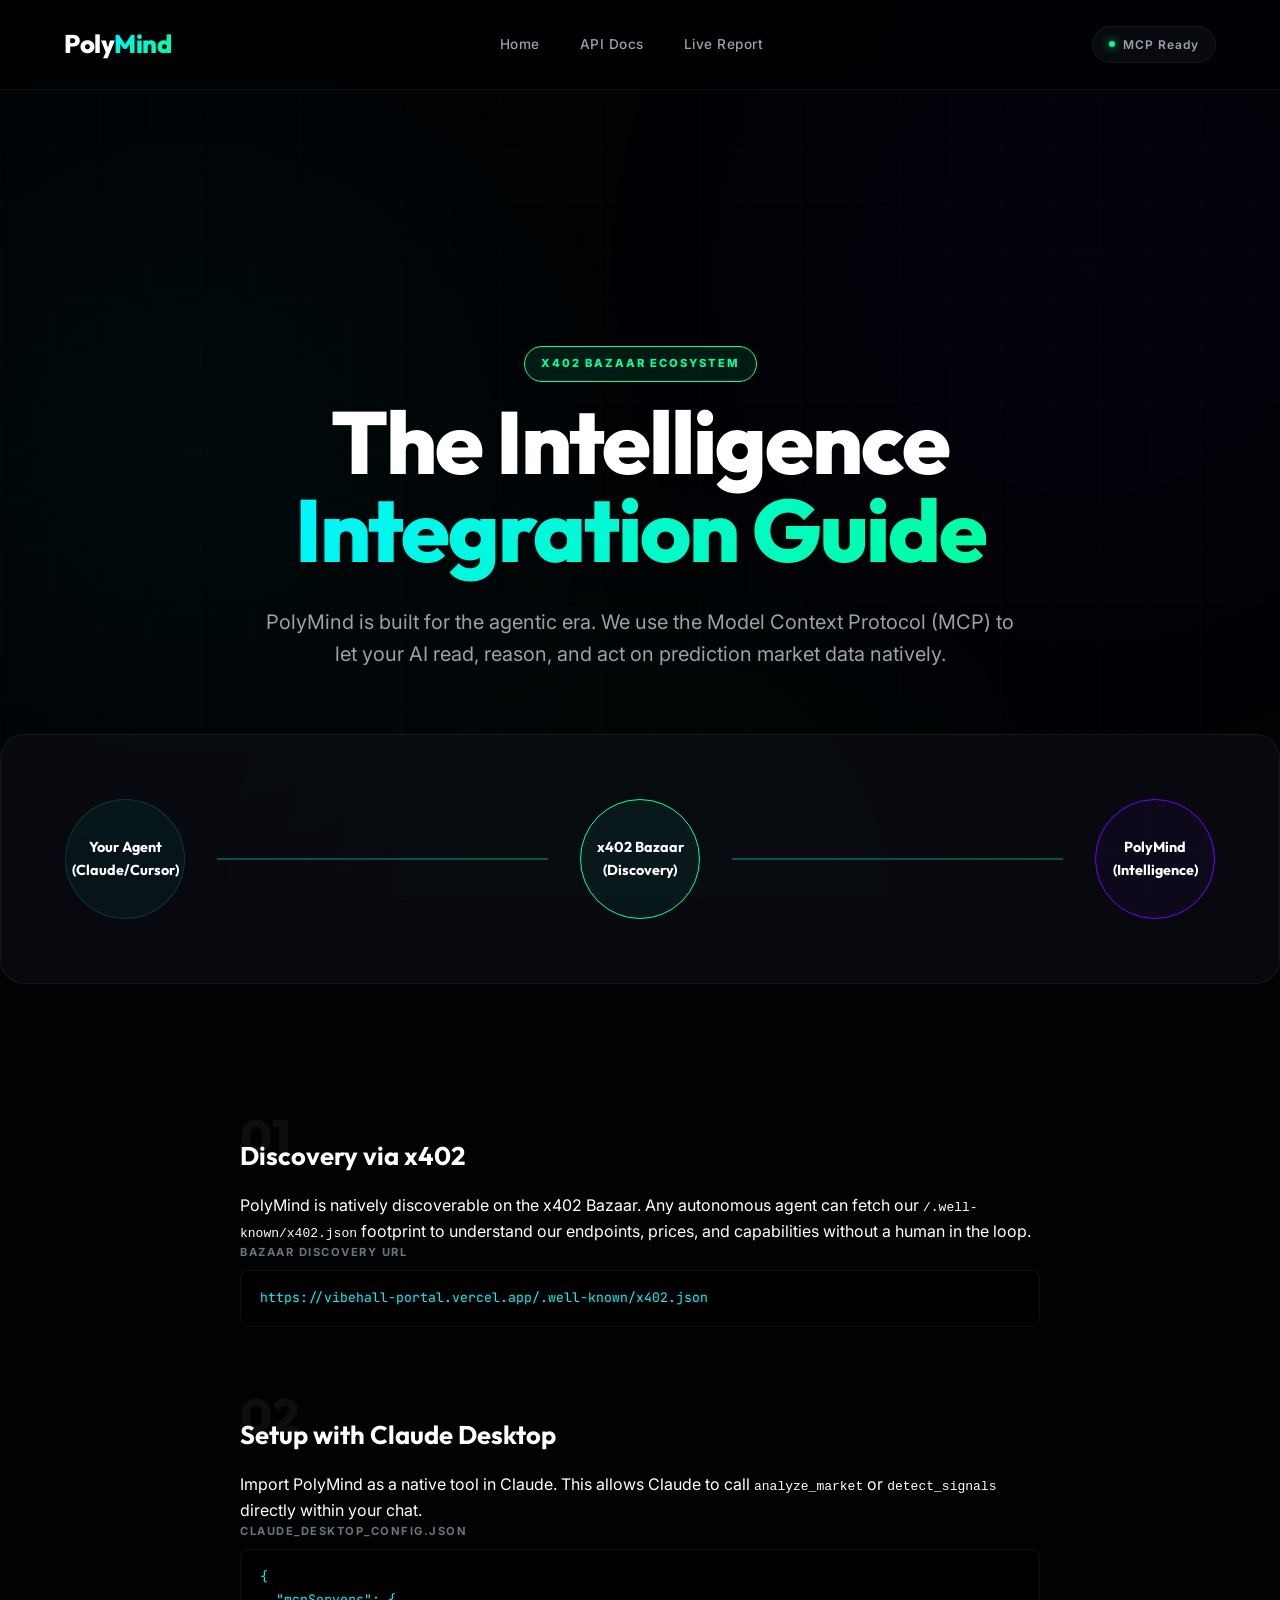
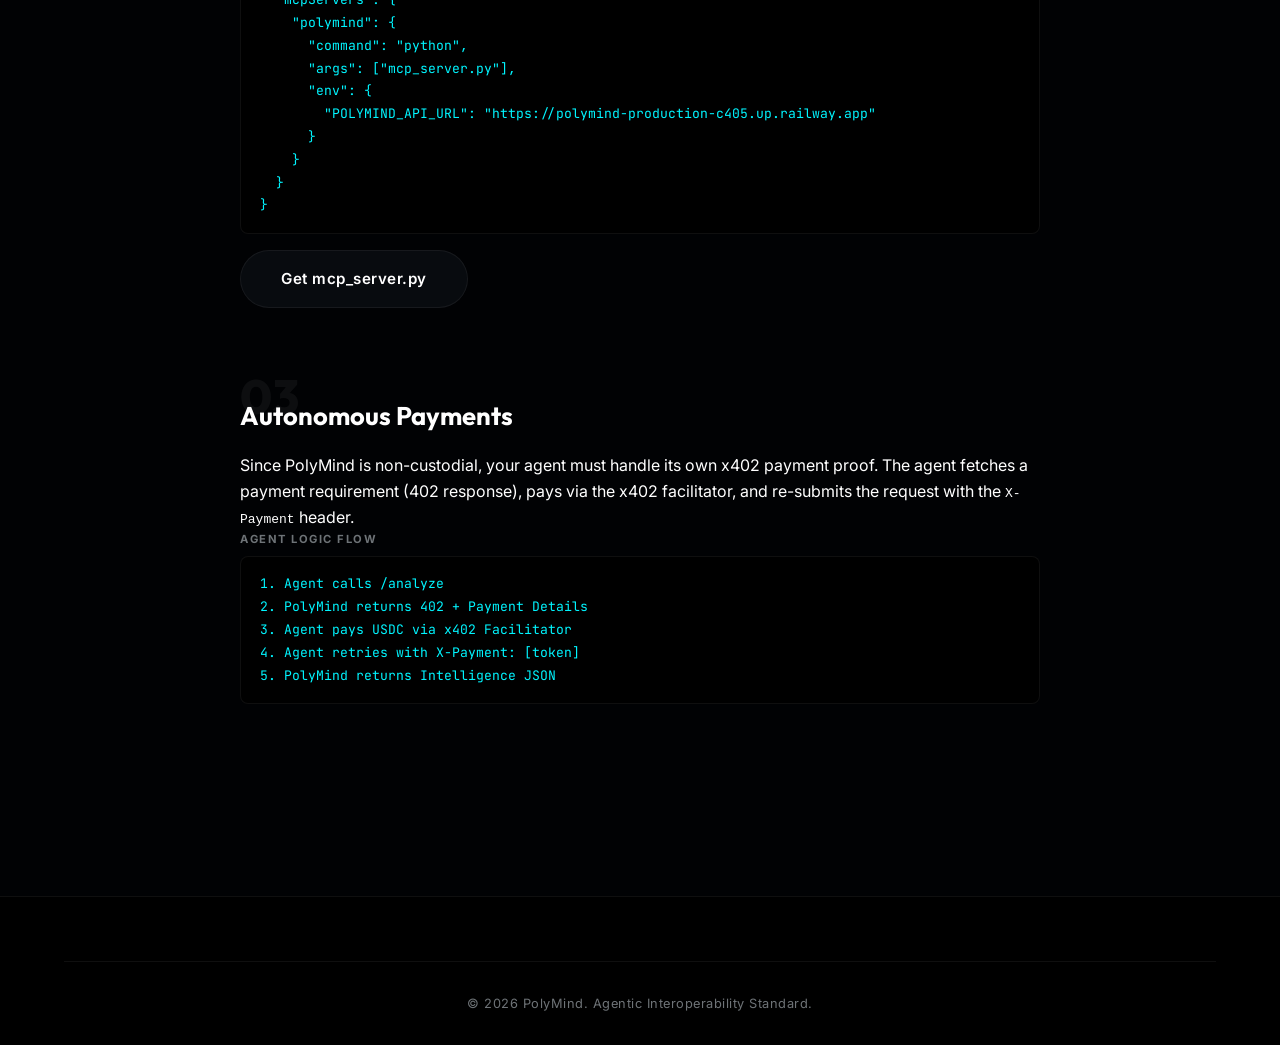
<file: mcp.html>
<!DOCTYPE html>
<html lang="en">

<head>
    <meta charset="UTF-8">
    <meta name="viewport" content="width=device-width, initial-scale=1.0">
    <title>PolyMind | Agent & MCP Integration Guide</title>
    <link rel="stylesheet" href="styles.css">
    <link rel="preconnect" href="https://fonts.googleapis.com">
    <link rel="preconnect" href="https://fonts.gstatic.com" crossorigin>
    <link
        href="https://fonts.googleapis.com/css2?family=Inter:wght@300;400;500;700&family=Outfit:wght@500;700;800&family=JetBrains+Mono:wght@500&display=swap"
        rel="stylesheet">
    <style>
        .integration-hero {
            padding: 8rem 0 4rem;
            text-align: center;
        }

        .mcp-visual {
            background: var(--surface-0);
            border: 1px solid var(--border-light);
            border-radius: var(--radius-lg);
            padding: 4rem;
            margin: 4rem 0;
            display: flex;
            align-items: center;
            justify-content: space-around;
            gap: 2rem;
        }

        .node {
            width: 120px;
            height: 120px;
            background: rgba(0, 245, 255, 0.05);
            border: 1px solid var(--border-glow);
            border-radius: 50%;
            display: flex;
            align-items: center;
            justify-content: center;
            font-family: 'Outfit', sans-serif;
            font-size: 0.9rem;
            font-weight: 700;
            position: relative;
        }

        .connector {
            height: 2px;
            flex-grow: 1;
            background: linear-gradient(90deg, var(--accent-main), var(--accent-alt));
            opacity: 0.3;
        }

        .step-block {
            margin-bottom: 4rem;
        }

        .step-num {
            font-family: 'Outfit', sans-serif;
            font-size: 3rem;
            font-weight: 800;
            color: rgba(255, 255, 255, 0.05);
            line-height: 1;
            margin-bottom: -1.5rem;
        }

        .step-title {
            font-family: 'Outfit', sans-serif;
            font-size: 1.6rem;
            font-weight: 700;
            margin-bottom: 1rem;
            color: var(--text-primary);
        }

        .guide-content {
            max-width: 800px;
            margin: 0 auto;
        }

        .bazaar-badge {
            display: inline-block;
            padding: 0.5rem 1rem;
            background: rgba(0, 255, 157, 0.1);
            border: 1px solid var(--accent-alt);
            color: var(--accent-alt);
            border-radius: 100px;
            font-size: 0.7rem;
            font-weight: 800;
            text-transform: uppercase;
            letter-spacing: 2px;
            margin-bottom: 1rem;
        }
    </style>
</head>

<body>
    <div class="background-glow"></div>
    <header>
        <nav>
            <div class="logo">Poly<span>Mind</span></div>
            <div class="nav-links">
                <a href="index.html">Home</a>
                <a href="docs.html">API Docs</a>
                <a href="report.html">Live Report</a>
            </div>
            <div class="status-badge">
                <span class="dot"></span> MCP Ready
            </div>
        </nav>
    </header>

    <main class="section">
        <section class="integration-hero">
            <div class="bazaar-badge">x402 Bazaar Ecosystem</div>
            <h1>The Intelligence<br><span class="gradient-text">Integration Guide</span></h1>
            <p class="hero-sub">PolyMind is built for the agentic era. We use the Model Context Protocol (MCP) to let
                your AI read, reason, and act on prediction market data natively.</p>

            <div class="mcp-visual">
                <div class="node">Your Agent<br>(Claude/Cursor)</div>
                <div class="connector"></div>
                <div class="node" style="border-color: var(--accent-alt)">x402 Bazaar<br>(Discovery)</div>
                <div class="connector"></div>
                <div class="node" style="background: rgba(112, 0, 255, 0.05); border-color: var(--accent-neon)">
                    PolyMind<br>(Intelligence)</div>
            </div>
        </section>

        <section class="guide-content">
            <div class="step-block">
                <div class="step-num">01</div>
                <div class="step-title">Discovery via x402</div>
                <p>PolyMind is natively discoverable on the x402 Bazaar. Any autonomous agent can fetch our
                    <code>/.well-known/x402.json</code> footprint to understand our endpoints, prices, and capabilities
                    without a human in the loop.</p>
                <div class="code-block">
                    <div class="code-label">Bazaar Discovery URL</div>
                    <pre><code>https://vibehall-portal.vercel.app/.well-known/x402.json</code></pre>
                </div>
            </div>

            <div class="step-block">
                <div class="step-num">02</div>
                <div class="step-title">Setup with Claude Desktop</div>
                <p>Import PolyMind as a native tool in Claude. This allows Claude to call <code>analyze_market</code> or
                    <code>detect_signals</code> directly within your chat.</p>
                <div class="code-block" style="margin-bottom: 1rem;">
                    <div class="code-label">claude_desktop_config.json</div>
                    <pre><code>{
  "mcpServers": {
    "polymind": {
      "command": "python",
      "args": ["mcp_server.py"],
      "env": {
        "POLYMIND_API_URL": "https://polymind-production-c405.up.railway.app"
      }
    }
  }
}</code></pre>
                </div>
                <a href="https://github.com/HikariDavid/PolyMind" target="_blank" class="btn secondary">Get
                    mcp_server.py</a>
            </div>

            <div class="step-block">
                <div class="step-num">03</div>
                <div class="step-title">Autonomous Payments</div>
                <p>Since PolyMind is non-custodial, your agent must handle its own x402 payment proof. The agent fetches
                    a payment requirement (402 response), pays via the x402 facilitator, and re-submits the request with
                    the <code>X-Payment</code> header.</p>
                <div class="code-block">
                    <div class="code-label">Agent Logic Flow</div>
                    <pre><code>1. Agent calls /analyze
2. PolyMind returns 402 + Payment Details
3. Agent pays USDC via x402 Facilitator
4. Agent retries with X-Payment: [token]
5. PolyMind returns Intelligence JSON</code></pre>
                </div>
            </div>
        </section>
    </main>

    <footer>
        <div class="footer-bottom">
            <p>&copy; 2026 PolyMind. Agentic Interoperability Standard.</p>
        </div>
    </footer>
</body>

</html>
</file>
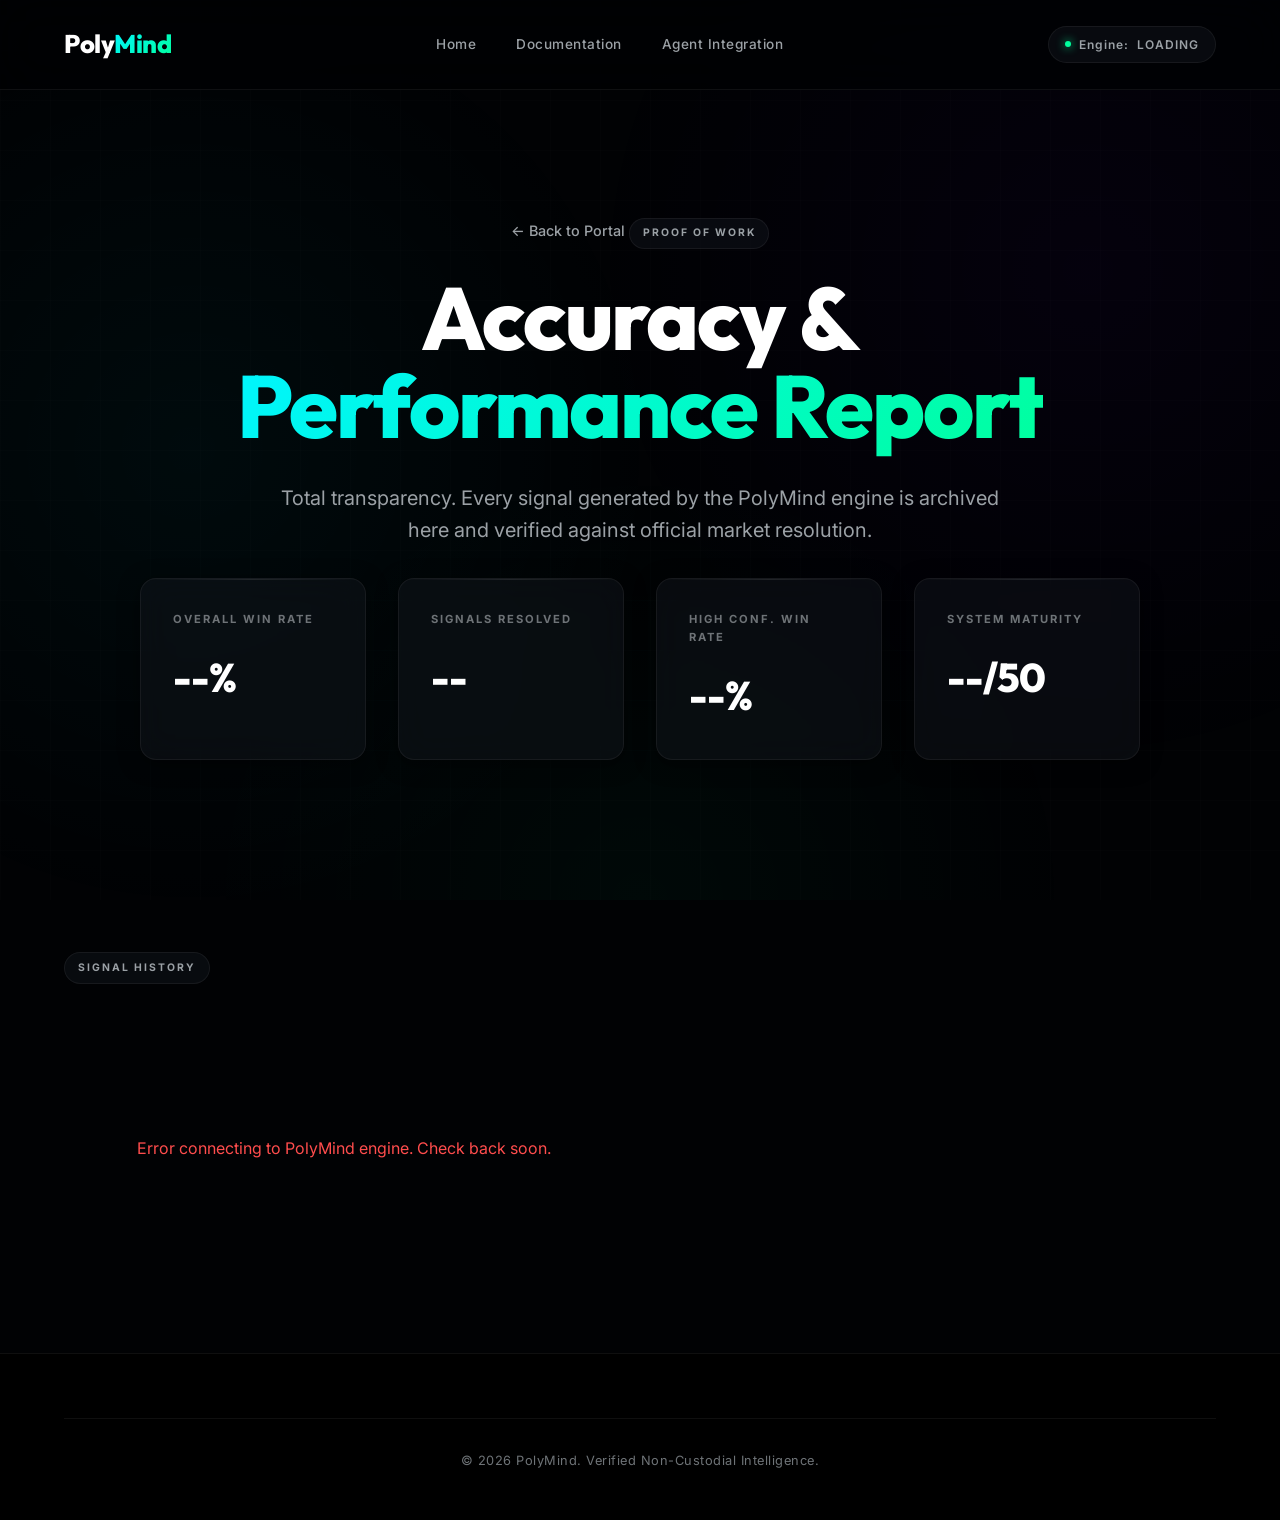
<file: report.html>
<!DOCTYPE html>
<html lang="en">

<head>
    <meta charset="UTF-8">
    <meta name="viewport" content="width=device-width, initial-scale=1.0">
    <title>PolyMind | Proof-of-Work Accuracy Report</title>
    <link rel="stylesheet" href="styles.css">
    <link rel="preconnect" href="https://fonts.googleapis.com">
    <link rel="preconnect" href="https://fonts.gstatic.com" crossorigin>
    <link
        href="https://fonts.googleapis.com/css2?family=Inter:wght@300;400;500;700&family=Outfit:wght@500;700;800&family=JetBrains+Mono:wght@500&display=swap"
        rel="stylesheet">
    <style>
        .report-header {
            padding: 8rem 0 4rem;
            text-align: center;
        }

        .grid-signals {
            display: grid;
            grid-template-columns: repeat(auto-fill, minmax(400px, 1fr));
            gap: 2rem;
            margin-top: 4rem;
        }

        .signal-card {
            border-left: 4px solid var(--text-tertiary);
        }

        .signal-card.correct {
            border-left-color: var(--accent-alt);
        }

        .signal-card.incorrect {
            border-left-color: #ff4d4d;
        }

        .signal-card.pending {
            border-left-color: #ffcc00;
        }

        .signal-meta {
            display: flex;
            justify-content: space-between;
            margin-bottom: 1.5rem;
            font-size: 0.75rem;
            color: var(--text-tertiary);
            font-weight: 600;
            text-transform: uppercase;
            letter-spacing: 1px;
        }

        .signal-question {
            font-family: 'Outfit', sans-serif;
            font-size: 1.25rem;
            font-weight: 700;
            line-height: 1.4;
            margin-bottom: 1.5rem;
            min-height: 3.5rem;
        }

        .signal-data {
            display: grid;
            grid-template-columns: 1fr 1fr;
            gap: 1rem;
            background: rgba(0, 0, 0, 0.2);
            padding: 1.5rem;
            border-radius: var(--radius-sm);
            margin-bottom: 1.5rem;
            border: 1px solid var(--border-light);
        }

        .data-item label {
            display: block;
            font-size: 0.65rem;
            color: var(--text-tertiary);
            text-transform: uppercase;
            margin-bottom: 0.4rem;
            font-weight: 700;
        }

        .data-item .val {
            font-family: 'Outfit', sans-serif;
            font-size: 1.2rem;
            font-weight: 700;
        }

        .outcome-badge {
            padding: 0.4rem 0.8rem;
            border-radius: 4px;
            font-size: 0.7rem;
            font-weight: 800;
            text-transform: uppercase;
            letter-spacing: 1px;
        }

        .outcome-badge.correct {
            background: rgba(0, 255, 157, 0.1);
            color: var(--accent-alt);
        }

        .outcome-badge.incorrect {
            background: rgba(255, 77, 77, 0.1);
            color: #ff4d4d;
        }

        .outcome-badge.pending {
            background: rgba(255, 204, 0, 0.1);
            color: #ffcc00;
        }

        .back-btn {
            margin-bottom: 2rem;
            display: inline-flex;
            align-items: center;
            gap: 0.5rem;
            color: var(--text-secondary);
            text-decoration: none;
            font-size: 0.9rem;
            font-weight: 500;
        }

        .back-btn:hover {
            color: var(--text-primary);
        }

        @media (max-width: 768px) {
            .grid-signals {
                grid-template-columns: 1fr;
            }
        }
    </style>
</head>

<body>
    <div class="background-glow"></div>
    <header>
        <nav>
            <div class="logo">Poly<span>Mind</span></div>
            <div class="nav-links">
                <a href="index.html">Home</a>
                <a href="docs.html">Documentation</a>
                <a href="mcp.html">Agent Integration</a>
            </div>
            <div class="status-badge">
                <span class="dot"></span> Engine: <span id="report-status">LOADING</span>
            </div>
        </nav>
    </header>

    <main>
        <section class="report-header">
            <a href="index.html" class="back-btn">&larr; Back to Portal</a>
            <div class="section-tag">PROOF OF WORK</div>
            <h1>Accuracy &<br><span class="gradient-text">Performance Report</span></h1>
            <p class="hero-sub" style="margin-bottom: 2rem;">Total transparency. Every signal generated by the PolyMind
                engine is archived here and verified against official market resolution.</p>

            <div class="stats-overview" style="max-width: 1000px; margin: 0 auto;">
                <div class="stat-card glass">
                    <label>Overall Win Rate</label>
                    <div class="value" id="win-rate">--%</div>
                </div>
                <div class="stat-card glass">
                    <label>Signals Resolved</label>
                    <div class="value" id="resolved-count">--</div>
                </div>
                <div class="stat-card glass">
                    <label>High Conf. Win Rate</label>
                    <div class="value" id="high-conf-rate">--%</div>
                </div>
                <div class="stat-card glass">
                    <label>System Maturity</label>
                    <div class="value" id="data-maturity">--/50</div>
                </div>
            </div>
        </section>

        <section class="section">
            <div class="section-tag">SIGNAL HISTORY</div>
            <div id="signals-container" class="grid-signals">
                <!-- Data injected by app.js -->
                <div class="glass" style="grid-column: 1/-1; text-align: center; padding: 4rem;">
                    <p style="color: var(--text-tertiary);">Prying open the logs... hang tight.</p>
                </div>
            </div>
        </section>
    </main>

    <footer>
        <div class="footer-bottom">
            <p>&copy; 2026 PolyMind. Verified Non-Custodial Intelligence.</p>
        </div>
    </footer>

    <script src="app.js"></script>
    <script>
        // Page-specific initialization
        window.addEventListener('DOMContentLoaded', () => {
            if (typeof renderAccuracyReport === 'function') {
                renderAccuracyReport();
            }
        });
    </script>
</body>

</html>
</file>
<file: styles.css>
:root {
    --bg-base: #010204;
    /* Ultra deep black/navy */
    --surface-0: rgba(14, 16, 22, 0.6);
    /* Core structural elements */
    --surface-1: rgba(22, 25, 34, 0.4);
    /* Cards */
    --surface-2: rgba(255, 255, 255, 0.03);
    /* Highlights */

    --border-light: rgba(255, 255, 255, 0.06);
    --border-glow: rgba(0, 245, 255, 0.15);

    --text-primary: #FFFFFF;
    --text-secondary: #9BA1A6;
    --text-tertiary: #6E7377;

    --accent-main: #00F5FF;
    /* Cyan */
    --accent-alt: #00FF9D;
    /* Emerald */
    --accent-neon: #7000FF;
    /* Deep Purple */

    --gradient-hero: linear-gradient(135deg, #FFFFFF 0%, #9BA1A6 100%);
    --gradient-accent: linear-gradient(135deg, var(--accent-main) 0%, var(--accent-alt) 100%);

    --shadow-subtle: 0 4px 20px rgba(0, 0, 0, 0.5);
    --shadow-glow: 0 0 40px rgba(0, 245, 255, 0.1);

    --radius-sm: 8px;
    --radius-md: 16px;
    --radius-lg: 24px;

    --section-gap: 8rem;
}

* {
    margin: 0;
    padding: 0;
    box-sizing: border-box;
}

html {
    scroll-behavior: smooth;
}

body {
    background-color: var(--bg-base);
    color: var(--text-primary);
    font-family: 'Inter', -apple-system, BlinkMacSystemFont, sans-serif;
    line-height: 1.6;
    overflow-x: hidden;
    -webkit-font-smoothing: antialiased;
}

/* HIGH-END BACKGROUND EFFECTS */
.background-glow {
    position: fixed;
    top: 0;
    left: 0;
    width: 100vw;
    height: 100vh;
    background:
        radial-gradient(circle at 15% 50%, rgba(0, 245, 255, 0.04), transparent 40%),
        radial-gradient(circle at 85% 30%, rgba(112, 0, 255, 0.04), transparent 40%),
        radial-gradient(circle at 50% 100%, rgba(0, 255, 157, 0.03), transparent 40%);
    z-index: -1;
    pointer-events: none;
}

/* GRID OVERLAY FOR TECHNICAL FEEL */
body::before {
    content: '';
    position: fixed;
    top: 0;
    left: 0;
    width: 100%;
    height: 100%;
    background-image:
        linear-gradient(var(--border-light) 1px, transparent 1px),
        linear-gradient(90deg, var(--border-light) 1px, transparent 1px);
    background-size: 50px 50px;
    opacity: 0.2;
    z-index: -2;
    pointer-events: none;
}

/* === NAVIGATION === */
header {
    padding: 1.5rem 5%;
    position: sticky;
    top: 0;
    z-index: 100;
    background: rgba(1, 2, 4, 0.7);
    backdrop-filter: blur(24px);
    -webkit-backdrop-filter: blur(24px);
    border-bottom: 1px solid var(--border-light);
}

nav {
    display: flex;
    justify-content: space-between;
    align-items: center;
    max-width: 1400px;
    margin: 0 auto;
}

.logo {
    font-family: 'Outfit', sans-serif;
    font-size: 1.6rem;
    font-weight: 800;
    letter-spacing: -0.5px;
}

.logo span {
    background: var(--gradient-accent);
    -webkit-background-clip: text;
    background-clip: text;
    color: transparent;
}

.nav-links {
    display: flex;
    gap: 2.5rem;
}

.nav-links a {
    color: var(--text-secondary);
    text-decoration: none;
    font-size: 0.85rem;
    font-weight: 500;
    letter-spacing: 0.5px;
    transition: color 0.3s ease;
}

.nav-links a:hover {
    color: var(--text-primary);
}

.status-badge {
    background: var(--surface-1);
    border: 1px solid var(--border-light);
    padding: 0.5rem 1rem;
    border-radius: 100px;
    font-size: 0.75rem;
    font-weight: 600;
    display: flex;
    align-items: center;
    gap: 0.5rem;
    color: var(--text-secondary);
    letter-spacing: 1px;
}

.dot {
    width: 6px;
    height: 6px;
    background: var(--accent-alt);
    border-radius: 50%;
    box-shadow: 0 0 10px var(--accent-alt);
}

/* === COMMON STRUCTURAL === */
main {
    max-width: 1400px;
    margin: 0 auto;
    padding: 0 5%;
}

.section {
    padding: var(--section-gap) 0;
    position: relative;
}

.section-tag {
    display: inline-block;
    padding: 0.4rem 0.8rem;
    border: 1px solid var(--border-light);
    border-radius: 100px;
    text-transform: uppercase;
    font-size: 0.65rem;
    font-weight: 700;
    letter-spacing: 2px;
    color: var(--text-secondary);
    margin-bottom: 1.5rem;
    background: var(--surface-1);
}

.section h2 {
    font-family: 'Outfit', sans-serif;
    font-size: 3rem;
    font-weight: 700;
    margin-bottom: 1rem;
    letter-spacing: -1px;
}

.section-sub {
    color: var(--text-secondary);
    font-size: 1.1rem;
    max-width: 600px;
    margin-bottom: 4rem;
    line-height: 1.6;
}

/* === PREMIUM GLASS ANIMATIONS === */
.glass {
    background: var(--surface-1);
    backdrop-filter: blur(16px);
    -webkit-backdrop-filter: blur(16px);
    border: 1px solid var(--border-light);
    border-radius: var(--radius-md);
    padding: 2.5rem;
    transition: all 0.4s cubic-bezier(0.16, 1, 0.3, 1);
    box-shadow: var(--shadow-subtle);
    position: relative;
    overflow: hidden;
}

.glass::before {
    content: '';
    position: absolute;
    top: 0;
    left: 0;
    right: 0;
    height: 1px;
    background: linear-gradient(90deg, transparent, rgba(255, 255, 255, 0.1), transparent);
    z-index: 1;
}

.glass:hover {
    border-color: var(--border-glow);
    transform: translateY(-4px);
    box-shadow: var(--shadow-glow);
    background: rgba(22, 25, 34, 0.6);
}

/* === HERO === */
.hero {
    padding: 5rem 0 8rem;
    text-align: center;
    display: flex;
    flex-direction: column;
    align-items: center;
}

.hero-tag {
    text-transform: uppercase;
    font-size: 0.75rem;
    font-weight: 700;
    letter-spacing: 4px;
    color: var(--accent-main);
    margin-bottom: 2rem;
}

h1 {
    font-family: 'Outfit', sans-serif;
    font-size: 5.5rem;
    font-weight: 800;
    line-height: 1;
    margin-bottom: 2rem;
    letter-spacing: -2px;
}

.gradient-text {
    background: var(--gradient-hero);
    -webkit-background-clip: text;
    background-clip: text;
    -webkit-text-fill-color: transparent;
}

h1 .gradient-text {
    background: var(--gradient-accent);
    -webkit-background-clip: text;
    background-clip: text;
    -webkit-text-fill-color: transparent;
}

.hero-sub {
    font-size: 1.25rem;
    color: var(--text-secondary);
    max-width: 750px;
    margin: 0 auto 3.5rem;
    line-height: 1.6;
}

.hero-buttons {
    display: flex;
    gap: 1.5rem;
    justify-content: center;
}

/* === BUTTONS === */
.btn {
    padding: 1rem 2.5rem;
    border-radius: 100px;
    text-decoration: none;
    font-weight: 600;
    font-size: 0.95rem;
    letter-spacing: 0.5px;
    transition: all 0.3s ease;
    display: inline-block;
}

.btn.primary {
    background: var(--text-primary);
    color: var(--bg-base);
    box-shadow: 0 4px 15px rgba(255, 255, 255, 0.1);
}

.btn.primary:hover {
    transform: translateY(-2px);
    box-shadow: 0 8px 25px rgba(255, 255, 255, 0.2);
    background: var(--accent-main);
}

.btn.secondary {
    background: var(--surface-1);
    color: var(--text-primary);
    border: 1px solid var(--border-light);
}

.btn.secondary:hover {
    border-color: var(--text-primary);
    background: var(--surface-2);
}

/* === FEATURES GRID (BENTO STYLE) === */
.features-grid {
    display: grid;
    grid-template-columns: repeat(auto-fit, minmax(320px, 1fr));
    gap: 2rem;
}

.feature-card {
    height: 100%;
    display: flex;
    flex-direction: column;
}

.feature-icon {
    font-size: 1.5rem;
    margin-bottom: 2rem;
    width: 50px;
    height: 50px;
    display: flex;
    align-items: center;
    justify-content: center;
    background: var(--surface-2);
    border: 1px solid var(--border-light);
    border-radius: var(--radius-sm);
    color: var(--accent-main);
}

.feature-card h3 {
    font-family: 'Outfit', sans-serif;
    font-size: 1.4rem;
    font-weight: 700;
    margin-bottom: 1rem;
}

.feature-card p {
    color: var(--text-secondary);
    font-size: 0.95rem;
    line-height: 1.6;
}

.feature-card p strong {
    color: var(--text-primary);
    font-weight: 600;
}

/* === COMPARISON SECTION === */
.dark-section {
    background: var(--surface-0);
    border-radius: var(--radius-lg);
    padding: 6rem;
    margin: 4rem 0;
    border: 1px solid var(--border-light);
}

.comparison-grid {
    display: grid;
    grid-template-columns: 1fr 1fr;
    gap: 3rem;
}

.compare-card {
    padding: 3rem;
    border-radius: var(--radius-lg);
}

.compare-header {
    font-family: 'Outfit', sans-serif;
    font-size: 1.5rem;
    font-weight: 800;
    margin-bottom: 2rem;
    padding-bottom: 1.5rem;
    border-bottom: 1px solid var(--border-light);
}

.compare-header.bad {
    color: var(--text-tertiary);
}

.compare-header.good {
    color: var(--accent-main);
}

.compare-card ul {
    list-style: none;
}

.compare-card ul li {
    padding: 1rem 0;
    color: var(--text-tertiary);
    font-size: 0.95rem;
    border-bottom: 1px solid rgba(255, 255, 255, 0.02);
    display: flex;
    align-items: center;
}

.compare-card ul li::before {
    content: '→';
    margin-right: 1rem;
    font-family: monospace;
    opacity: 0.5;
}

.compare-card.highlighted {
    border-color: var(--border-glow);
    background: rgba(0, 245, 255, 0.02);
    box-shadow: var(--shadow-glow);
}

.compare-card.highlighted ul li {
    color: var(--text-secondary);
}

.compare-card.highlighted ul li::before {
    color: var(--accent-main);
    opacity: 1;
    content: '✓';
}

/* === DASHBOARD & STATS === */
.stats-overview {
    display: grid;
    grid-template-columns: repeat(4, 1fr);
    gap: 2rem;
    margin-bottom: 4rem;
}

.stat-card {
    text-align: left;
    padding: 2rem;
}

.stat-card label {
    font-size: 0.70rem;
    color: var(--text-tertiary);
    text-transform: uppercase;
    letter-spacing: 2px;
    display: block;
    margin-bottom: 1rem;
    font-weight: 700;
}

.stat-card .value {
    font-family: 'Outfit', sans-serif;
    font-size: 2.5rem;
    font-weight: 800;
    color: var(--text-primary);
    letter-spacing: -1px;
}

/* === AGENT SHOWCASE CARD === */
.agent-showcase {
    width: 100%;
    border-radius: var(--radius-lg);
}

.agent-header {
    display: flex;
    justify-content: space-between;
    align-items: center;
    margin-bottom: 2rem;
}

.agent-title {
    display: flex;
    align-items: center;
    gap: 1rem;
}

.agent-title h3 {
    font-family: 'Outfit', sans-serif;
    font-size: 1.8rem;
    font-weight: 700;
    border-right: 1px solid var(--border-light);
    padding-right: 1rem;
}

.live-badge {
    background: rgba(0, 255, 157, 0.1);
    color: var(--accent-alt);
    border: 1px solid rgba(0, 255, 157, 0.2);
    font-size: 0.7rem;
    font-weight: 700;
    padding: 0.4rem 0.8rem;
    border-radius: 100px;
    text-transform: uppercase;
    letter-spacing: 1px;
}

.agent-icon {
    width: 56px;
    height: 56px;
    opacity: 0.8;
}

.agent-desc {
    color: var(--text-secondary);
    font-size: 1rem;
    line-height: 1.7;
    margin-bottom: 2.5rem;
    max-width: 800px;
}

/* MARKET TICKER - CONSOLE STYLE */
.market-ticker {
    background: #000000;
    border: 1px solid var(--border-light);
    border-radius: var(--radius-md);
    padding: 1.5rem 2rem;
    margin-bottom: 2.5rem;
    font-family: 'JetBrains Mono', monospace;
}

.ticker-label {
    color: var(--text-tertiary);
    font-weight: 600;
    font-size: 0.7rem;
    letter-spacing: 2px;
    text-transform: uppercase;
    margin-bottom: 1rem;
    display: flex;
    align-items: center;
    gap: 0.5rem;
}

.ticker-label::before {
    content: '';
    display: inline-block;
    width: 6px;
    height: 6px;
    background: var(--accent-main);
    border-radius: 50%;
}

.ticker-data {
    color: var(--accent-alt);
    font-size: 0.85rem;
    line-height: 1.8;
    opacity: 0.9;
}

.ticker-data span {
    display: block;
    margin-bottom: 0.5rem;
}

.agent-capabilities {
    display: flex;
    flex-wrap: wrap;
    gap: 1rem;
    margin-bottom: 3rem;
}

.capability {
    background: var(--surface-2);
    border: 1px solid var(--border-light);
    padding: 0.6rem 1.2rem;
    border-radius: 100px;
    font-size: 0.85rem;
    font-weight: 500;
    color: var(--text-primary);
    display: flex;
    align-items: center;
    gap: 0.5rem;
}

.capability span {
    opacity: 0.7;
}

.agent-footer {
    display: flex;
    justify-content: space-between;
    align-items: center;
    border-top: 1px solid var(--border-light);
    padding-top: 2rem;
}

.pricing-tag {
    color: var(--text-secondary);
    font-size: 1rem;
}

.pricing-tag strong {
    color: var(--text-primary);
    font-size: 1.4rem;
    font-family: 'Outfit', sans-serif;
    margin: 0 0.5rem;
}

/* === PRICING GRID === */
.pricing-grid {
    display: grid;
    grid-template-columns: repeat(auto-fit, minmax(280px, 1fr));
    gap: 2rem;
    margin-bottom: 3rem;
}

.price-card {
    text-align: left;
    padding: 3rem 2.5rem;
    display: flex;
    flex-direction: column;
}

.price-card h4 {
    font-family: 'Outfit', sans-serif;
    font-size: 1.2rem;
    font-weight: 600;
    margin-bottom: 1rem;
    color: var(--text-secondary);
}

.price-card .price {
    font-family: 'Outfit', sans-serif;
    font-size: 3rem;
    font-weight: 800;
    color: var(--text-primary);
    margin-bottom: 1rem;
    letter-spacing: -1px;
}

.price-card p {
    color: var(--text-tertiary);
    font-size: 0.95rem;
    line-height: 1.5;
    margin-bottom: auto;
}

.price-card.featured {
    border-color: var(--accent-main);
    background: linear-gradient(180deg, rgba(0, 245, 255, 0.05) 0%, rgba(0, 0, 0, 0) 100%);
}

.price-card.featured h4 {
    color: var(--accent-main);
}

.pricing-note {
    text-align: center;
    color: var(--text-secondary);
    font-size: 0.95rem;
    padding: 2rem;
    border-top: 1px solid var(--border-light);
    border-bottom: 1px solid var(--border-light);
}

.pricing-note strong {
    color: var(--text-primary);
}

/* === CTA === */
.cta-section {
    text-align: center;
    padding: 10rem 0;
    border-top: 1px solid var(--border-light);
    margin-top: 6rem;
    background: radial-gradient(circle at top, rgba(255, 255, 255, 0.02), transparent 50%);
}

.cta-section h2 {
    font-size: 4rem;
    letter-spacing: -1.5px;
}

.cta-section .section-sub {
    margin: 0 auto 3rem;
    font-size: 1.2rem;
}

/* === FOOTER === */
footer {
    border-top: 1px solid var(--border-light);
    padding: 4rem 5% 3rem;
    background: #000;
}

.footer-content {
    display: flex;
    justify-content: space-between;
    align-items: flex-start;
    margin-bottom: 4rem;
    max-width: 1400px;
    margin-left: auto;
    margin-right: auto;
}

.footer-brand p {
    color: var(--text-tertiary);
    font-size: 0.9rem;
    margin-top: 1rem;
    max-width: 300px;
}

.footer-links {
    display: flex;
    gap: 3rem;
}

.footer-links a {
    color: var(--text-secondary);
    text-decoration: none;
    font-size: 0.9rem;
    font-weight: 500;
    transition: color 0.2s;
}

.footer-links a:hover {
    color: var(--text-primary);
}

.footer-bottom {
    text-align: center;
    padding-top: 2rem;
    border-top: 1px solid var(--border-light);
    max-width: 1400px;
    margin: 0 auto;
}

.footer-bottom p {
    color: var(--text-tertiary);
    font-size: 0.8rem;
    letter-spacing: 0.5px;
}

/* === RESPONSIVE === */
@media (max-width: 1024px) {
    h1 {
        font-size: 4rem;
    }

    .dark-section {
        padding: 4rem 2rem;
    }

    .stats-overview {
        grid-template-columns: 1fr 1fr;
    }
}

@media (max-width: 768px) {
    h1 {
        font-size: 3rem;
    }

    .section h2 {
        font-size: 2.2rem;
    }

    .nav-links {
        display: none;
    }

    .comparison-grid {
        grid-template-columns: 1fr;
    }

    .dark-section {
        padding: 3rem 1.5rem !important;
    }

    .hero {
        padding: 6rem 0 4rem;
    }

    .footer-content {
        flex-direction: column;
        gap: 2.5rem;
    }

    .stats-overview {
        grid-template-columns: 1fr;
    }

    .agent-title {
        flex-direction: column;
        align-items: flex-start;
    }

    .agent-title h3 {
        border-right: none;
        padding-right: 0;
        margin-bottom: 0.5rem;
    }

    .agent-footer {
        flex-direction: column;
        gap: 1.5rem;
        align-items: flex-start;
    }
}

/* === INTEGRATE SECTION === */
.integrate-grid {
    display: grid;
    grid-template-columns: repeat(auto-fit, minmax(320px, 1fr));
    gap: 2rem;
}

.integrate-card {
    display: flex;
    flex-direction: column;
}

.integrate-header {
    display: flex;
    align-items: flex-start;
    gap: 1.2rem;
    margin-bottom: 2rem;
}

.integrate-icon {
    font-size: 1.8rem;
    line-height: 1;
    flex-shrink: 0;
    margin-top: 0.2rem;
}

.integrate-header h4 {
    font-family: 'Outfit', sans-serif;
    font-size: 1.2rem;
    font-weight: 700;
    margin-bottom: 0.3rem;
}

.integrate-sub {
    color: var(--text-tertiary);
    font-size: 0.85rem;
}

.code-block {
    margin-bottom: 1.2rem;
}

.code-label {
    font-size: 0.7rem;
    font-weight: 700;
    letter-spacing: 1.5px;
    text-transform: uppercase;
    color: var(--text-tertiary);
    margin-bottom: 0.5rem;
}

.code-block pre {
    background: #000;
    border: 1px solid var(--border-light);
    border-radius: var(--radius-sm);
    padding: 1rem 1.2rem;
    overflow-x: auto;
}

.code-block code {
    font-family: 'JetBrains Mono', 'Fira Code', monospace;
    font-size: 0.82rem;
    color: var(--accent-main);
    white-space: pre;
}

.featured-integrate {
    border-color: rgba(0, 255, 157, 0.15);
    background: rgba(0, 255, 157, 0.02);
}

.featured-integrate h4 {
    color: var(--accent-alt);
}

.accuracy-live {
    padding: 1.5rem;
    border-radius: var(--radius-md);
    margin-top: 1.5rem;
}

.acc-row {
    display: flex;
    justify-content: space-between;
    padding: 0.6rem 0;
    border-bottom: 1px solid var(--border-light);
    font-size: 0.85rem;
}

.acc-row:last-child {
    border-bottom: none;
}

.acc-row span:first-child {
    color: var(--text-tertiary);
}

.acc-row span:last-child {
    color: var(--text-primary);
    font-weight: 600;
    font-family: 'Outfit', sans-serif;
}

/* === QUICK START === */
.quickstart-block {
    padding: 3rem;
}

.quickstart-header {
    display: flex;
    justify-content: space-between;
    align-items: flex-start;
    gap: 2rem;
}

.copy-btn {
    flex-shrink: 0;
    background: var(--surface-1);
    border: 1px solid var(--border-light);
    color: var(--text-primary);
    font-family: 'Inter', sans-serif;
    font-size: 0.85rem;
    font-weight: 600;
    padding: 0.7rem 1.5rem;
    border-radius: 100px;
    cursor: pointer;
    transition: all 0.2s ease;
    letter-spacing: 0.5px;
}

.copy-btn:hover {
    border-color: var(--accent-main);
    color: var(--accent-main);
}

.copy-btn.copied {
    background: rgba(0, 255, 157, 0.1);
    border-color: var(--accent-alt);
    color: var(--accent-alt);
}

#quickstart-code code {
    color: #e2e8f0;
}

#quickstart-code code .comment {
    color: var(--text-tertiary);
}

/* === CONVERSION OPTIMIZATIONS === */
.pulse-dot {
    display: inline-block;
    width: 6px;
    height: 6px;
    background: var(--accent-alt);
    border-radius: 50%;
    margin-right: 8px;
    box-shadow: 0 0 10px var(--accent-alt);
    animation: engine-pulse 2s infinite;
    vertical-align: middle;
}

@keyframes engine-pulse {
    0% {
        transform: scale(1);
        opacity: 0.8;
    }

    50% {
        transform: scale(1.5);
        opacity: 1;
        box-shadow: 0 0 15px var(--accent-alt);
    }

    100% {
        transform: scale(1);
        opacity: 0.8;
    }
}

.hero h1 {
    line-height: 1.1;
    letter-spacing: -2px;
}

.hero-tag {
    letter-spacing: 3px;
    color: var(--accent-main);
    font-weight: 800;
    font-size: 0.8rem;
    margin-bottom: 1.5rem;
}

.price-card.featured {
    border: 1px solid var(--accent-main);
    box-shadow: 0 0 30px rgba(0, 245, 255, 0.1);
    transform: scale(1.05);
}

.price-card.featured::after {
    content: 'MOST POPULAR';
    position: absolute;
    top: -12px;
    left: 50%;
    transform: translateX(-50%);
    background: var(--accent-main);
    color: var(--bg-base);
    font-size: 0.6rem;
    font-weight: 800;
    padding: 2px 10px;
    border-radius: 100px;
    letter-spacing: 1px;
}
</file>
